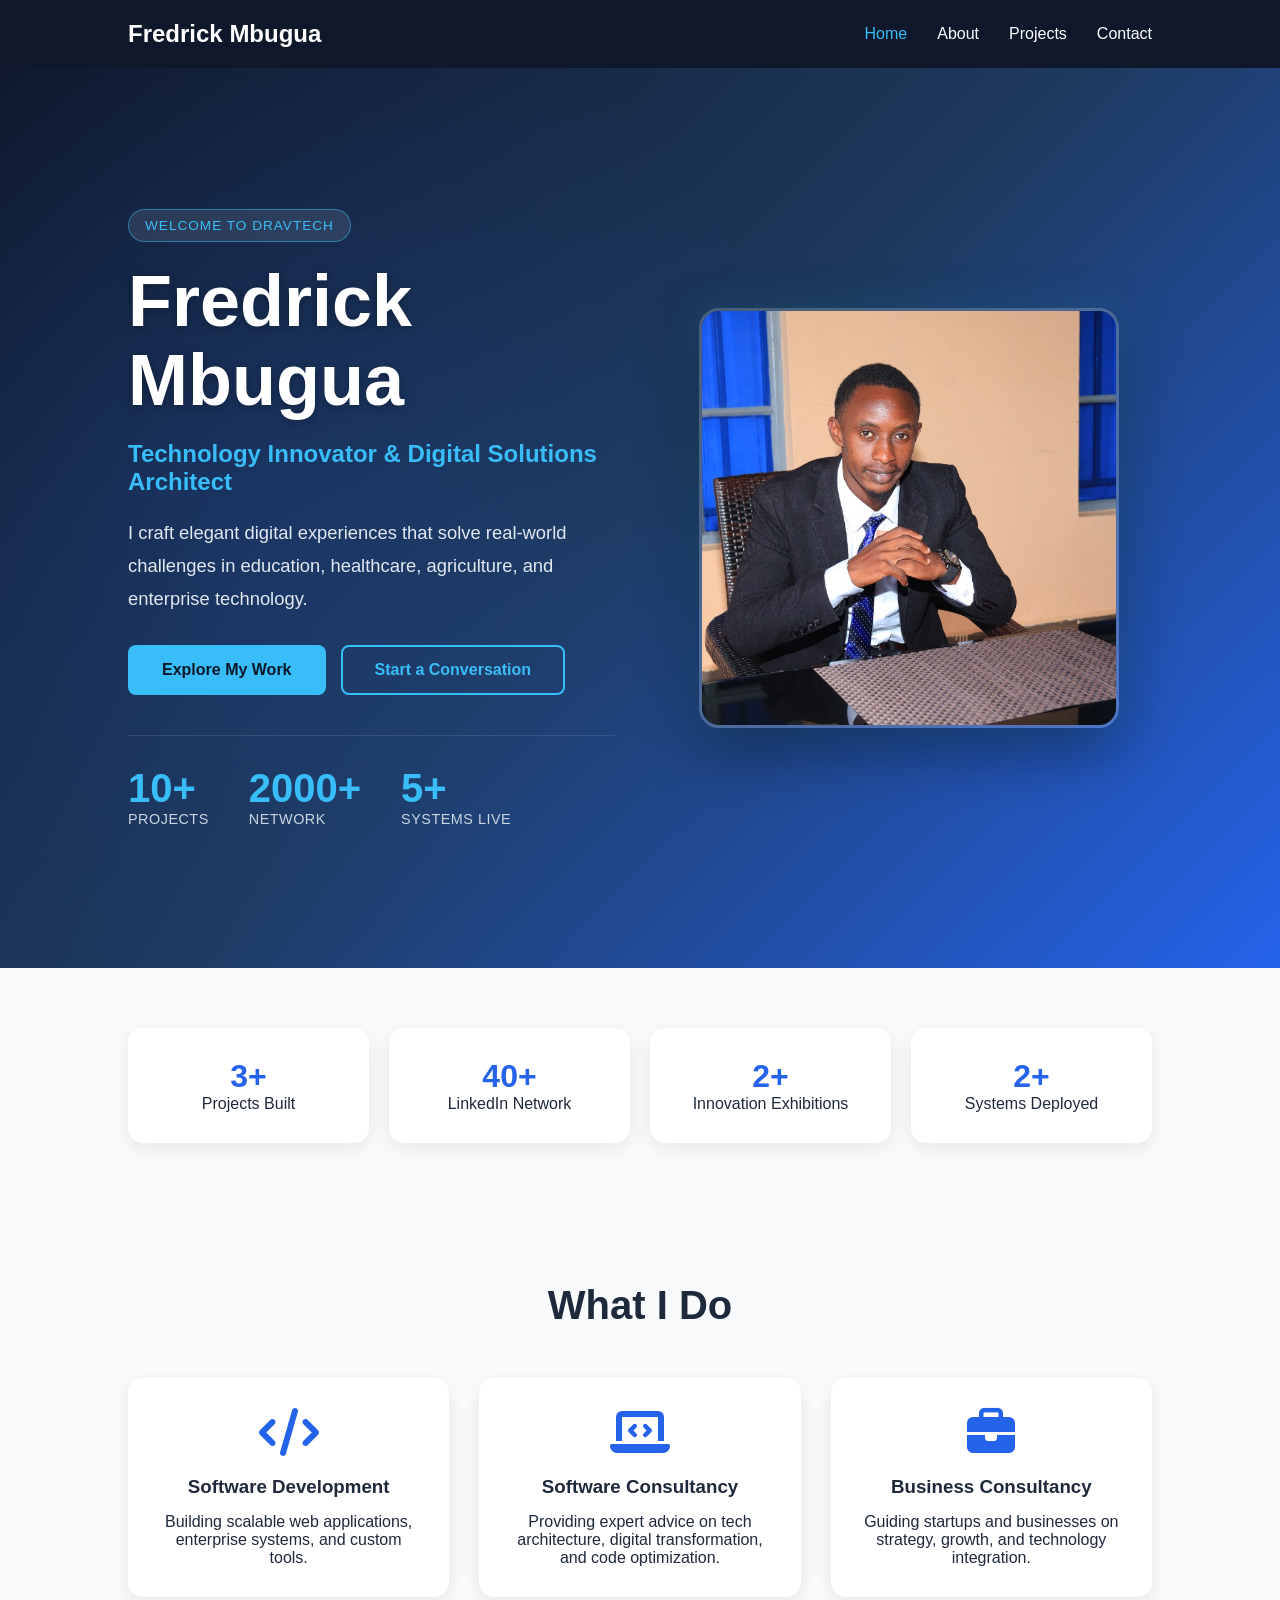
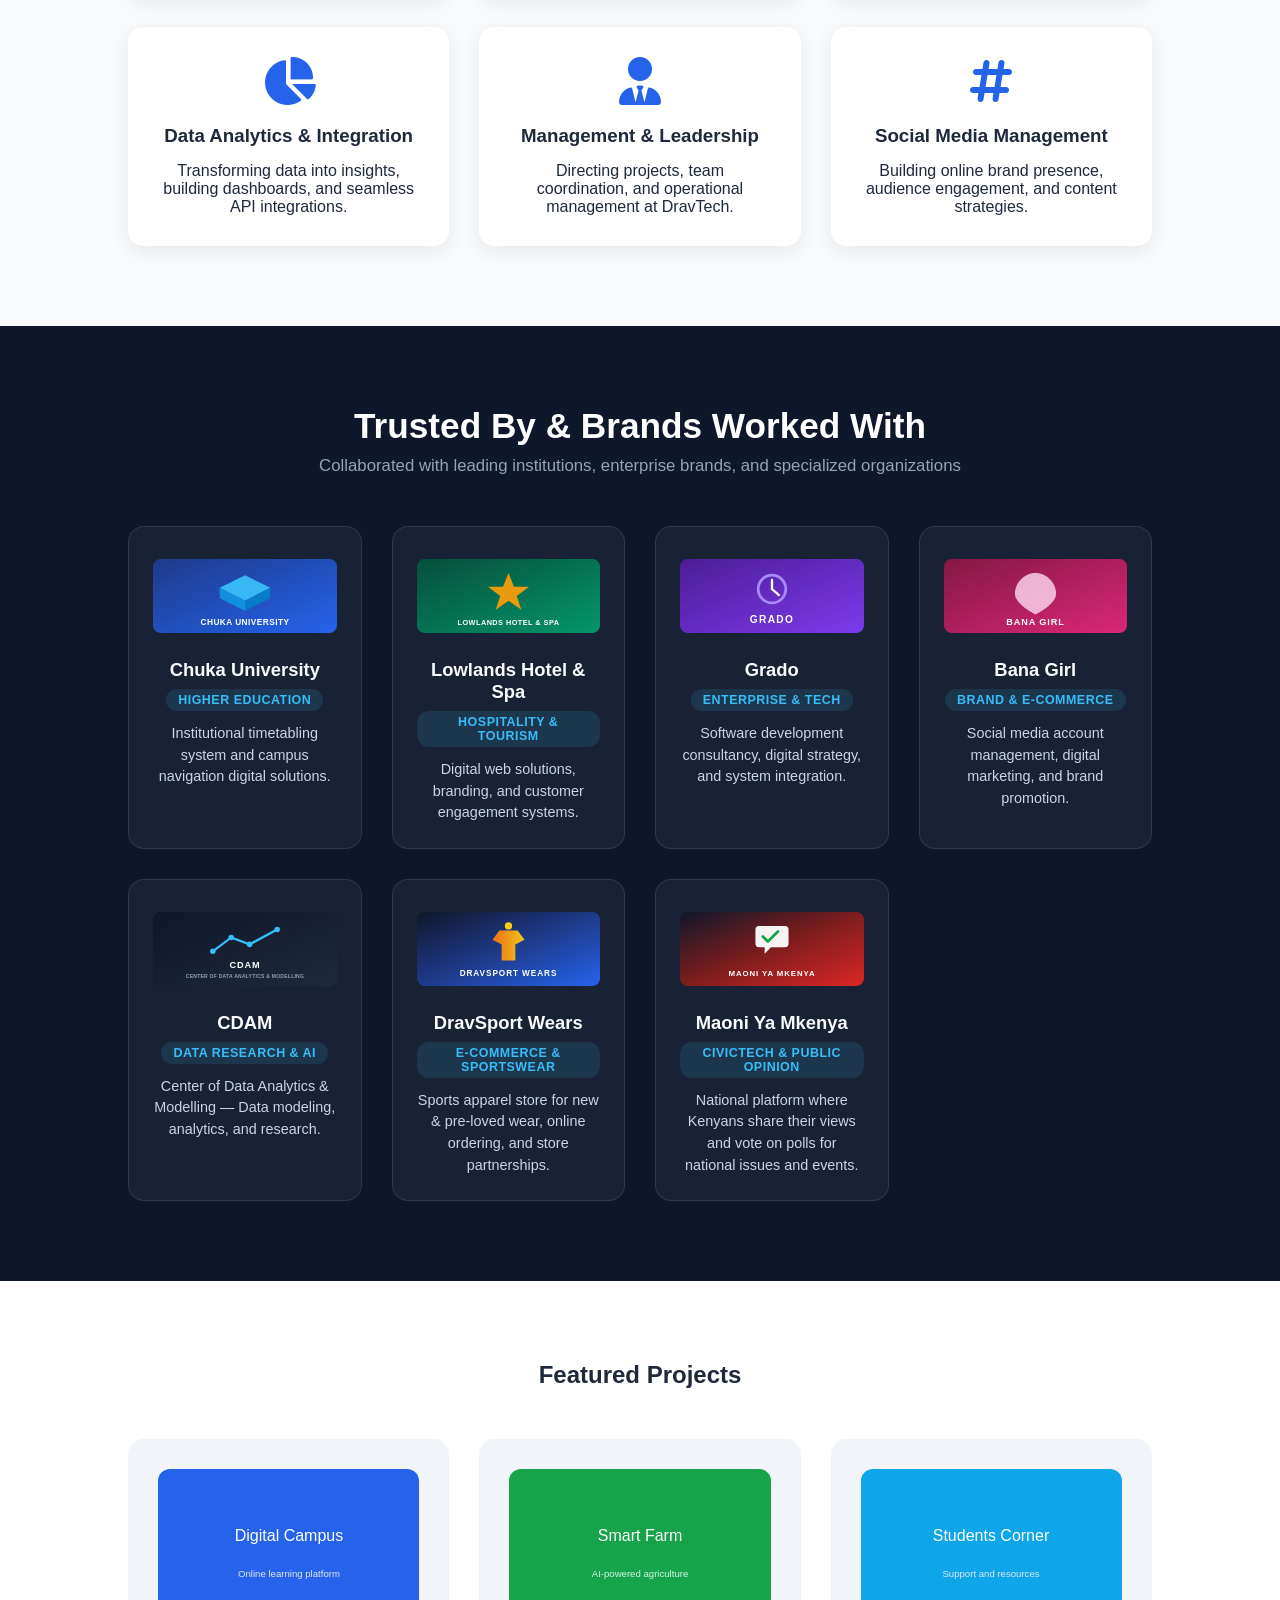
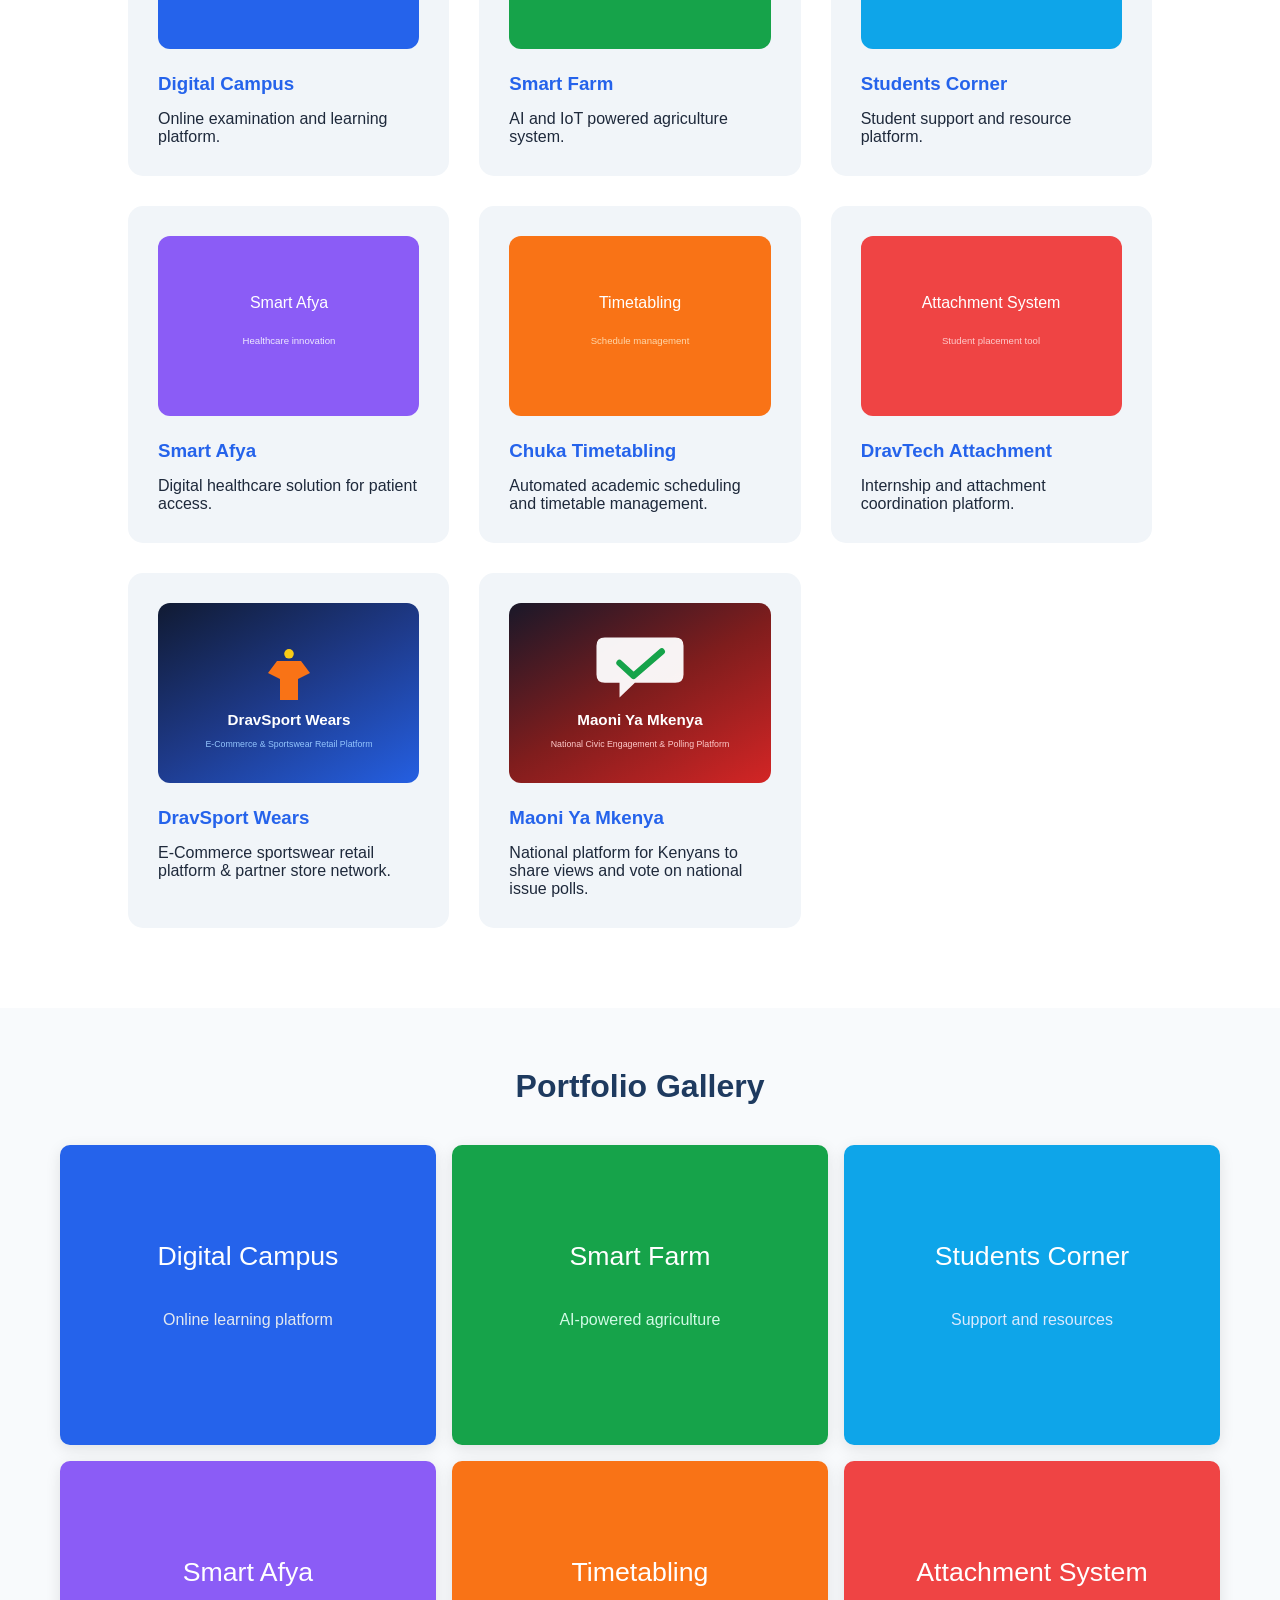
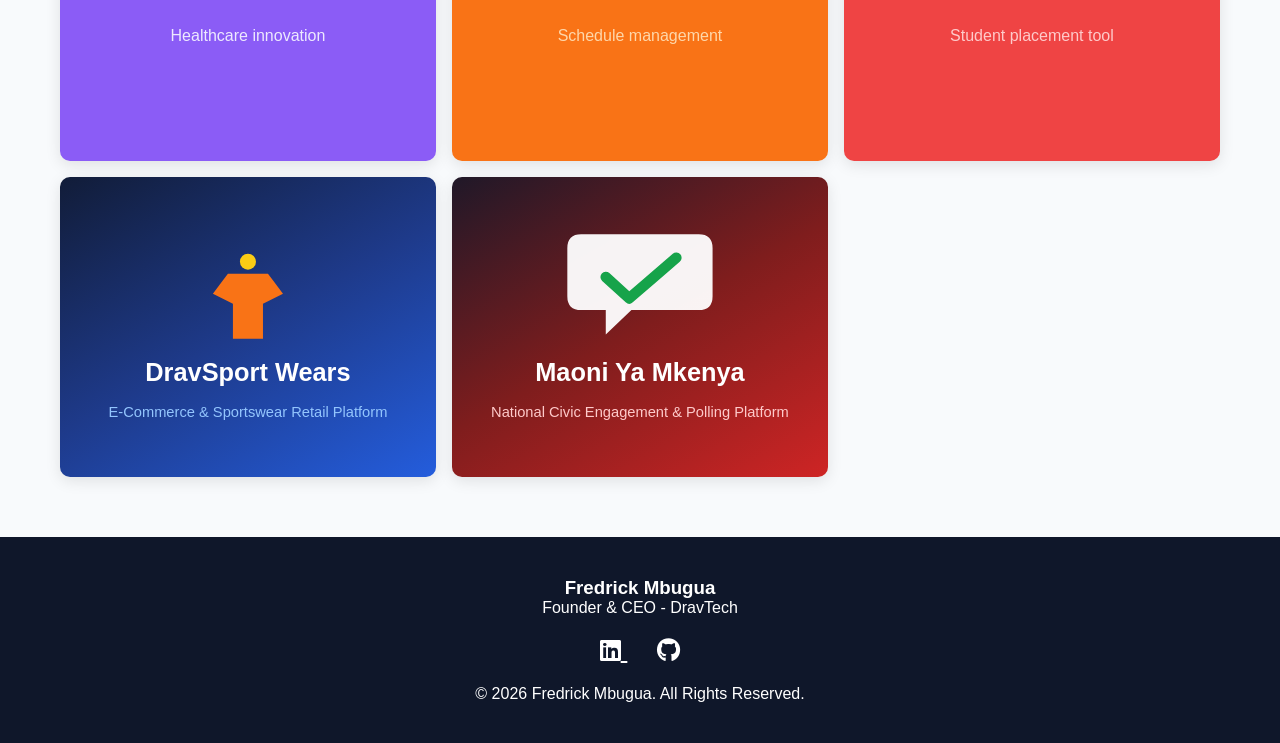
<file: index.html>
<!DOCTYPE html>
<html lang="en">
<head>
    <meta charset="UTF-8">
    <meta name="viewport" content="width=device-width, initial-scale=1.0">
    <title>Fredrick Mbugua | Portfolio</title>

    <!-- Social Sharing -->
    <meta name="description" content="Fredrick Mbugua — Technology Innovator & Digital Solutions Architect. Founder & CEO of DravTech, building digital solutions in education, healthcare, agriculture, and enterprise technology.">
    <link rel="canonical" href="https://fredlickmbugua8.github.io/fredrickmbugua-portfolio.github.io/">

    <meta property="og:type" content="website">
    <meta property="og:site_name" content="Fredrick Mbugua">
    <meta property="og:title" content="Fredrick Mbugua | Technology Innovator & Digital Solutions Architect">
    <meta property="og:description" content="Founder & CEO of DravTech. I build digital solutions in education, healthcare, agriculture, and enterprise technology.">
    <meta property="og:url" content="https://fredlickmbugua8.github.io/fredrickmbugua-portfolio.github.io/">
    <meta property="og:image" content="https://fredlickmbugua8.github.io/fredrickmbugua-portfolio.github.io/images/profile.jpg">
    <meta property="og:image:alt" content="Fredrick Mbugua">
    <meta property="og:image:width" content="1024">
    <meta property="og:image:height" content="682">

    <meta name="twitter:card" content="summary_large_image">
    <meta name="twitter:title" content="Fredrick Mbugua | Technology Innovator & Digital Solutions Architect">
    <meta name="twitter:description" content="Founder & CEO of DravTech. Building digital solutions across education, healthcare, agriculture, and enterprise technology.">
    <meta name="twitter:image" content="https://fredlickmbugua8.github.io/fredrickmbugua-portfolio.github.io/images/profile.jpg">

    <link rel="stylesheet" href="css/style.css">

    <link href="https://cdnjs.cloudflare.com/ajax/libs/font-awesome/6.5.1/css/all.min.css" rel="stylesheet">
</head>

<body>

    <!-- Navigation -->

    <nav class="navbar">

        <div class="logo">
            <h2>Fredrick Mbugua</h2>
        </div>

        <ul class="nav-links">
            <li><a href="index.html" class="active">Home</a></li>
            <li><a href="about.html">About</a></li>
            <li><a href="project.html">Projects</a></li>
            <li><a href="contact.html">Contact</a></li>
        </ul>

    </nav>

    <!-- Hero Section -->

    <section class="hero hero-gradient">

        <div class="hero-overlay"></div>

        <div class="hero-content">

            <div class="hero-badge">Welcome to DravTech</div>

            <h1>Fredrick Mbugua</h1>

            <h2>
                Technology Innovator & Digital Solutions Architect
            </h2>

            <p class="intro">
                I craft elegant digital experiences that solve real-world challenges
                in education, healthcare, agriculture, and enterprise technology.
            </p>

            <div class="buttons">
                <a href="project.html" class="btn btn-primary">Explore My Work</a>
                <a href="contact.html" class="btn btn-secondary">
                    Start a Conversation
                </a>
            </div>

            <div class="hero-stats">
                <div class="stat">
                    <span class="number">10+</span>
                    <span class="label">Projects</span>
                </div>
                <div class="stat">
                    <span class="number">2000+</span>
                    <span class="label">Network</span>
                </div>
                <div class="stat">
                    <span class="number">5+</span>
                    <span class="label">Systems Live</span>
                </div>
            </div>

        </div>

        <div class="hero-image">
            <img src="images/profile.jpg" alt="Fredrick Mbugua" class="profile-img">
        </div>

    </section>

    <!-- Stats -->

    <section class="stats">

        <div class="stat-box">
            <h3>10+</h3>
            <p>Projects Built</p>
        </div>

        <div class="stat-box">
            <h3>2000+</h3>
            <p>LinkedIn Network</p>
        </div>

        <div class="stat-box">
            <h3>2</h3>
            <p>Innovation Exhibitions</p>
        </div>

        <div class="stat-box">
            <h3>5+</h3>
            <p>Systems Deployed</p>
        </div>

    </section>

    <!-- Highlights -->

    <section class="highlights">

        <h2>What I Do</h2>

        <div class="highlight-container">

            <div class="card">
                <i class="fas fa-code"></i>
                <h3>Software Development</h3>
                <p>
                    Building scalable web applications, enterprise systems, and custom tools.
                </p>
            </div>

            <div class="card">
                <i class="fas fa-laptop-code"></i>
                <h3>Software Consultancy</h3>
                <p>
                    Providing expert advice on tech architecture, digital transformation, and code optimization.
                </p>
            </div>

            <div class="card">
                <i class="fas fa-briefcase"></i>
                <h3>Business Consultancy</h3>
                <p>
                    Guiding startups and businesses on strategy, growth, and technology integration.
                </p>
            </div>

            <div class="card">
                <i class="fas fa-chart-pie"></i>
                <h3>Data Analytics & Integration</h3>
                <p>
                    Transforming data into insights, building dashboards, and seamless API integrations.
                </p>
            </div>

            <div class="card">
                <i class="fas fa-user-tie"></i>
                <h3>Management & Leadership</h3>
                <p>
                    Directing projects, team coordination, and operational management at DravTech.
                </p>
            </div>

            <div class="card">
                <i class="fas fa-hashtag"></i>
                <h3>Social Media Management</h3>
                <p>
                    Building online brand presence, audience engagement, and content strategies.
                </p>
            </div>

        </div>

    </section>

    <!-- Brands & Organizations Worked With -->

    <section class="brands-section" id="brands">

        <h2>Trusted By &amp; Brands Worked With</h2>
        <p class="section-subtitle">Collaborated with leading institutions, enterprise brands, and specialized organizations</p>

        <div class="brand-grid">

            <div class="brand-card">
                <img src="images/brands/chuka-university.svg" alt="Chuka University">
                <h3>Chuka University</h3>
                <span class="brand-tag">Higher Education</span>
                <p>Institutional timetabling system and campus navigation digital solutions.</p>
            </div>

            <div class="brand-card">
                <img src="images/brands/lowlands-hotel.svg" alt="Lowlands Hotel and Spa">
                <h3>Lowlands Hotel &amp; Spa</h3>
                <span class="brand-tag">Hospitality &amp; Tourism</span>
                <p>Digital web solutions, branding, and customer engagement systems.</p>
            </div>

            <div class="brand-card">
                <img src="images/brands/grado.svg" alt="Grado">
                <h3>Grado</h3>
                <span class="brand-tag">Enterprise &amp; Tech</span>
                <p>Software development consultancy, digital strategy, and system integration.</p>
            </div>

            <div class="brand-card">
                <img src="images/brands/bana-girl.svg" alt="Bana Girl">
                <h3>Bana Girl</h3>
                <span class="brand-tag">Brand &amp; E-Commerce</span>
                <p>Social media account management, digital marketing, and brand promotion.</p>
            </div>

            <div class="brand-card">
                <img src="images/brands/cdam.svg" alt="Center of Data Analytics and Modelling (CDAM)">
                <h3>CDAM</h3>
                <span class="brand-tag">Data Research &amp; AI</span>
                <p>Center of Data Analytics &amp; Modelling — Data modeling, analytics, and research.</p>
            </div>

            <div class="brand-card">
                <img src="images/brands/dravsport-wears.svg" alt="DravSport Wears">
                <h3>DravSport Wears</h3>
                <span class="brand-tag">E-Commerce &amp; Sportswear</span>
                <p>Sports apparel store for new &amp; pre-loved wear, online ordering, and store partnerships.</p>
            </div>

            <div class="brand-card">
                <img src="images/brands/maoni-ya-mkenya.svg" alt="Maoni Ya Mkenya">
                <h3>Maoni Ya Mkenya</h3>
                <span class="brand-tag">CivicTech &amp; Public Opinion</span>
                <p>National platform where Kenyans share their views and vote on polls for national issues and events.</p>
            </div>

        </div>

    </section>

    <!-- Featured Projects -->

    <section class="featured-projects">

        <h2>Featured Projects</h2>

        <div class="project-grid">

            <div class="project-card">
                <img src="images/projects/digital-campus.svg" alt="Digital Campus">
                <h3>Digital Campus</h3>
                <p>
                    Online examination and learning platform.
                </p>
            </div>

            <div class="project-card">
                <img src="images/projects/smart-farm.svg" alt="Smart Farm">
                <h3>Smart Farm</h3>
                <p>
                    AI and IoT powered agriculture system.
                </p>
            </div>

            <div class="project-card">
                <img src="images/projects/students-corner.svg" alt="Students Corner">
                <h3>Students Corner</h3>
                <p>
                    Student support and resource platform.
                </p>
            </div>

            <div class="project-card">
                <img src="images/projects/smart-afya.svg" alt="Smart Afya">
                <h3>Smart Afya</h3>
                <p>
                    Digital healthcare solution for patient access.
                </p>
            </div>

            <div class="project-card">
                <img src="images/projects/chuka-timetabling.svg" alt="Chuka Timetabling System">
                <h3>Chuka Timetabling</h3>
                <p>
                    Automated academic scheduling and timetable management.
                </p>
            </div>

            <div class="project-card">
                <img src="images/projects/dravtech-attachment.svg" alt="DravTech Attachment System">
                <h3>DravTech Attachment</h3>
                <p>
                    Internship and attachment coordination platform.
                </p>
            </div>

            <div class="project-card">
                <img src="images/projects/dravsport-wears.svg" alt="DravSport Wears">
                <h3>DravSport Wears</h3>
                <p>
                    E-Commerce sportswear retail platform &amp; partner store network.
                </p>
            </div>

            <div class="project-card">
                <img src="images/projects/maoni-ya-mkenya.svg" alt="Maoni Ya Mkenya">
                <h3>Maoni Ya Mkenya</h3>
                <p>
                    National platform for Kenyans to share views and vote on national issue polls.
                </p>
            </div>

        </div>

    </section>
    
        <!-- Portfolio Gallery -->
        <section class="portfolio-images" id="gallery">
            <h2>Portfolio Gallery</h2>

            <div class="image-grid three-col">
                <div class="image-card">
                    <img src="images/projects/digital-campus.svg" alt="Digital Campus">
                    <div class="caption">Digital Campus — EdTech platform</div>
                </div>
                <div class="image-card">
                    <img src="images/projects/smart-farm.svg" alt="Smart Farm">
                    <div class="caption">Smart Farm — AI agriculture</div>
                </div>
                <div class="image-card">
                    <img src="images/projects/students-corner.svg" alt="Students Corner">
                    <div class="caption">Students Corner — Student support</div>
                </div>
                <div class="image-card">
                    <img src="images/projects/smart-afya.svg" alt="Smart Afya">
                    <div class="caption">Smart Afya — Healthcare access</div>
                </div>
                <div class="image-card">
                    <img src="images/projects/chuka-timetabling.svg" alt="Chuka Timetabling">
                    <div class="caption">Chuka Timetabling — Scheduling system</div>
                </div>
                <div class="image-card">
                    <img src="images/projects/dravtech-attachment.svg" alt="DravTech Attachment">
                    <div class="caption">DravTech Attachment — Internship tool</div>
                </div>
                <div class="image-card">
                    <img src="images/projects/dravsport-wears.svg" alt="DravSport Wears">
                    <div class="caption">DravSport Wears — E-Commerce Retail</div>
                </div>
                <div class="image-card">
                    <img src="images/projects/maoni-ya-mkenya.svg" alt="Maoni Ya Mkenya">
                    <div class="caption">Maoni Ya Mkenya — National Civic Platform</div>
                </div>
            </div>

        </section>

        <!-- Footer -->

    <footer>

        <h3>Fredrick Mbugua</h3>

        <p>
            Founder & CEO - DravTech
        </p>

        <div class="socials">

            <a href="https://www.linkedin.com/in/fredrick-mbugua-91761b349">
                <i class="fab fa-linkedin"></i>
            </a>

            <a href="#">
                <i class="fab fa-github"></i>
            </a>

        </div>

        <p>
            © 2026 Fredrick Mbugua. All Rights Reserved.
        </p>

    </footer>

    <script src="script.js"></script>

</body>
</html>
</file>
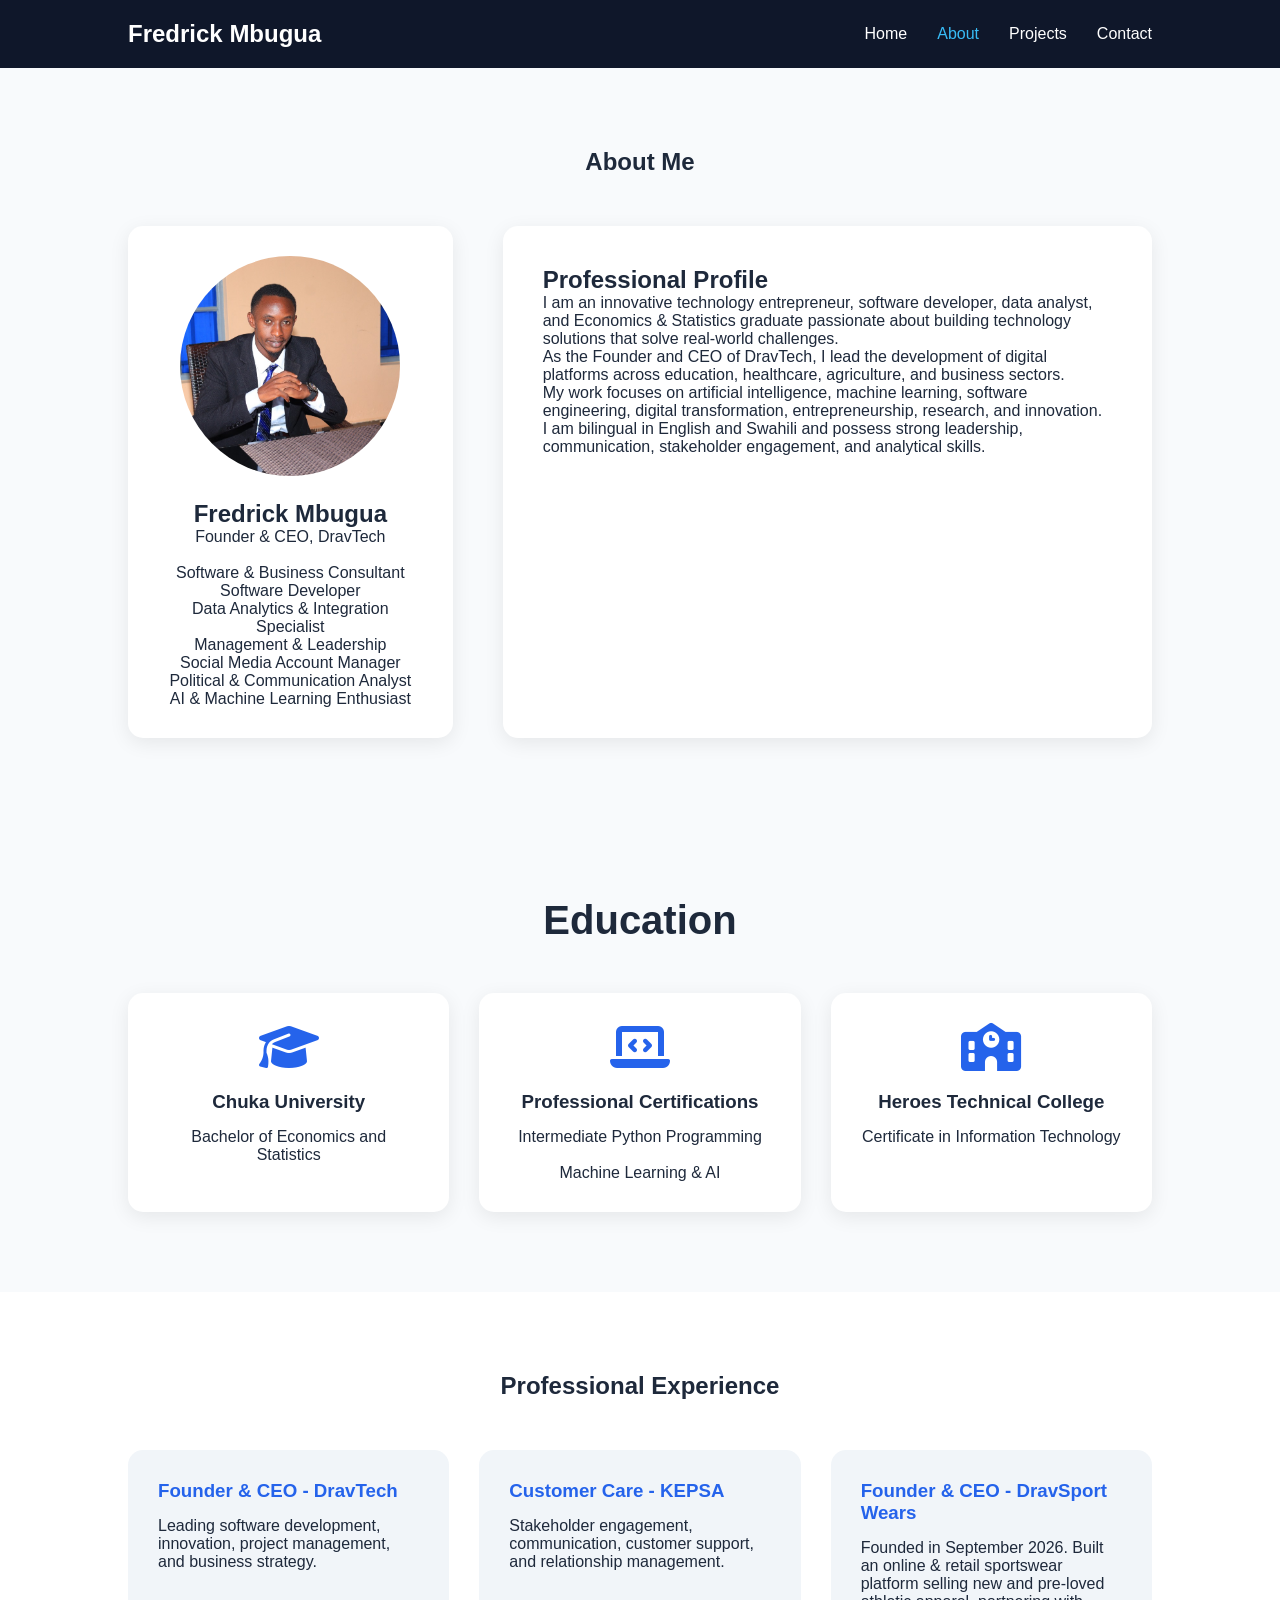
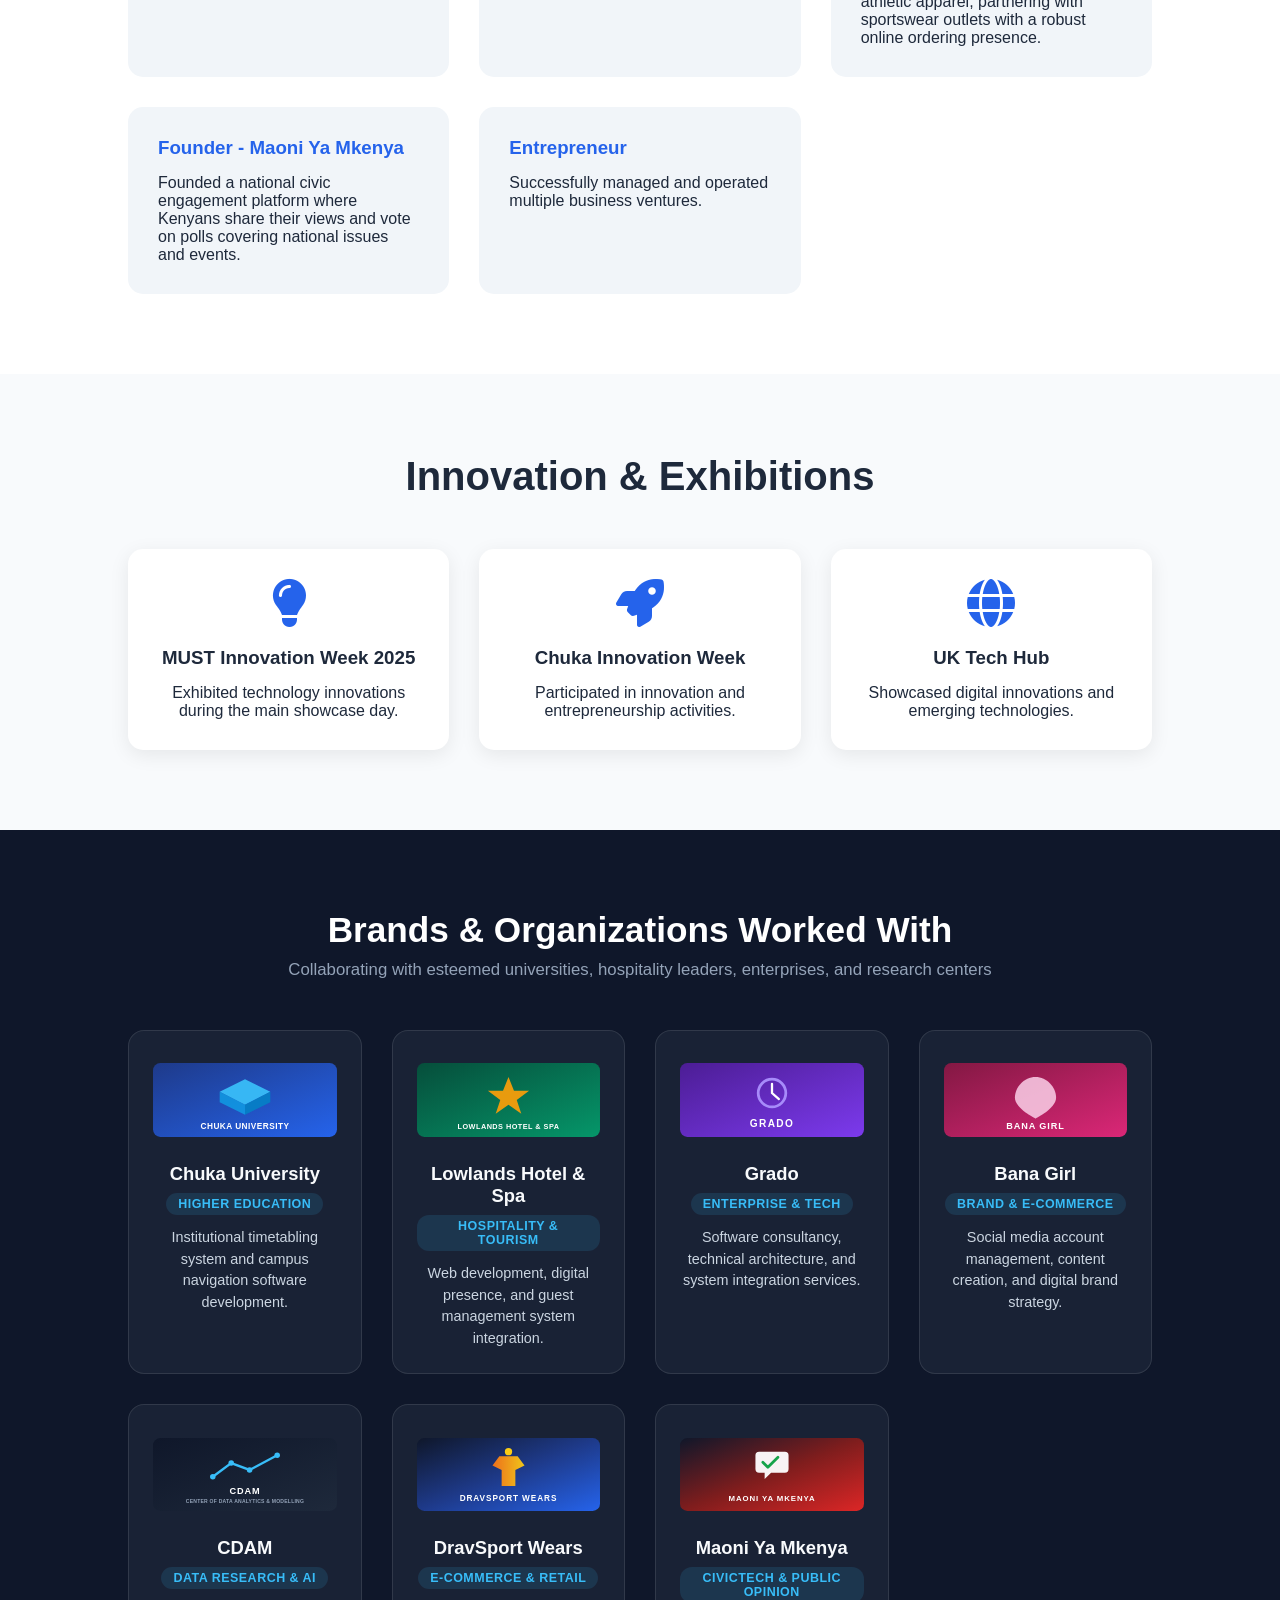
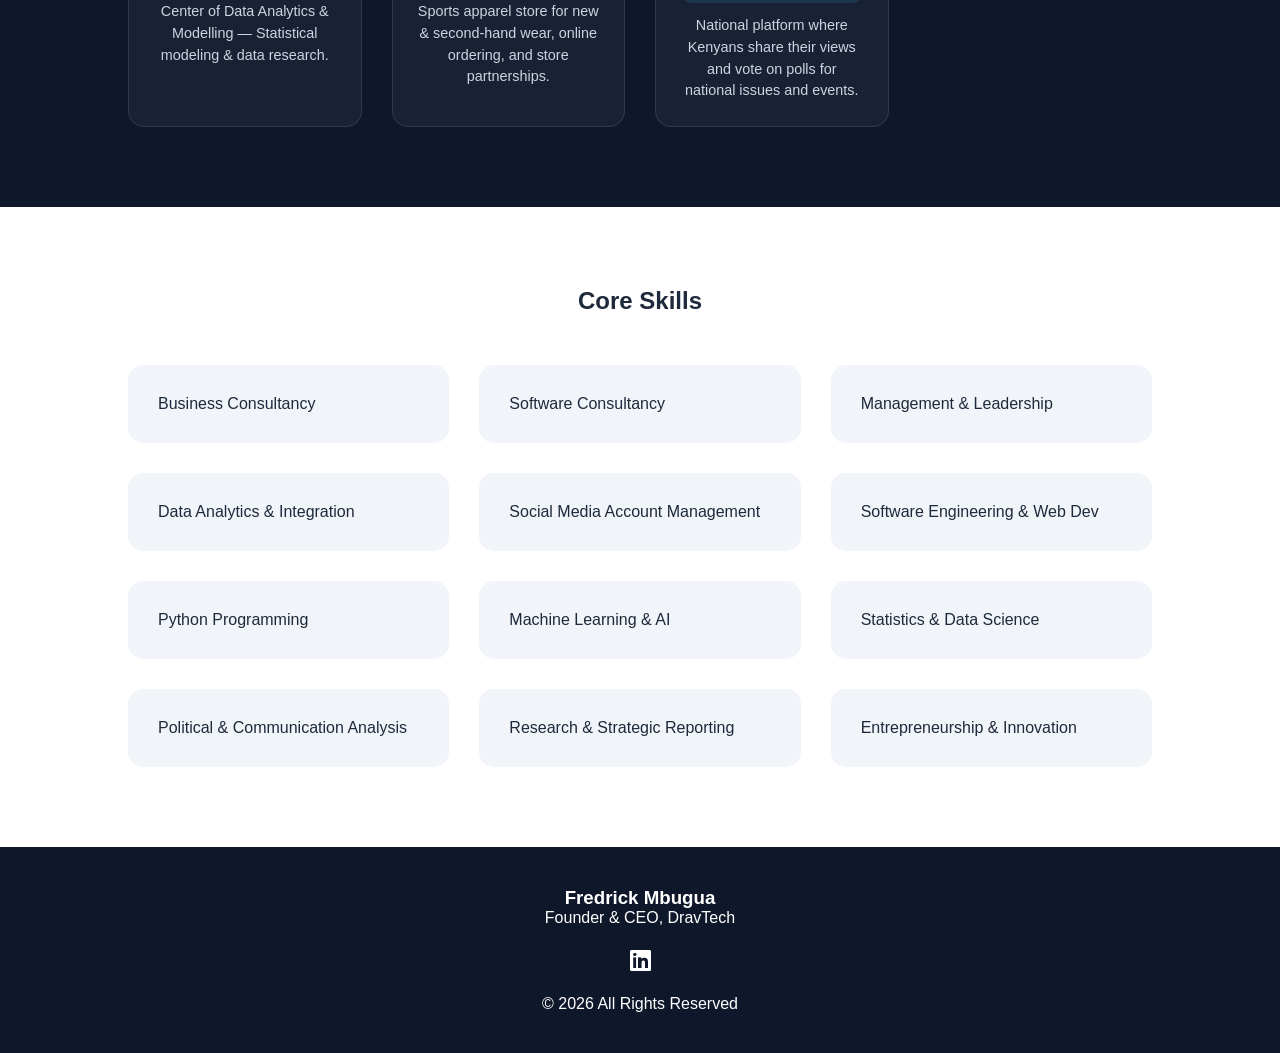
<file: about.html>
<!DOCTYPE html>
<html lang="en">
<head>
    <meta charset="UTF-8">
    <meta name="viewport" content="width=device-width, initial-scale=1.0">
    <title>About | Fredrick Mbugua</title>

    <!-- Social Sharing -->
    <meta name="description" content="Fredrick Mbugua — Founder & CEO of DravTech and founder of Maoni Ya Mkenya. Technology innovator, consultant, and entrepreneur based in Kenya.">
    <link rel="canonical" href="https://fredlickmbugua8.github.io/fredrickmbugua-portfolio.github.io/about.html">

    <meta property="og:type" content="website">
    <meta property="og:site_name" content="Fredrick Mbugua">
    <meta property="og:title" content="About Fredrick Mbugua">
    <meta property="og:description" content="Founder & CEO of DravTech and founder of Maoni Ya Mkenya — technology innovator, consultant, and entrepreneur based in Kenya.">
    <meta property="og:url" content="https://fredlickmbugua8.github.io/fredrickmbugua-portfolio.github.io/about.html">
    <meta property="og:image" content="https://fredlickmbugua8.github.io/fredrickmbugua-portfolio.github.io/images/profile.jpg">
    <meta property="og:image:alt" content="Fredrick Mbugua">
    <meta property="og:image:width" content="1024">
    <meta property="og:image:height" content="682">

    <meta name="twitter:card" content="summary_large_image">
    <meta name="twitter:title" content="About Fredrick Mbugua">
    <meta name="twitter:description" content="Founder & CEO of DravTech and founder of Maoni Ya Mkenya — technology innovator, consultant, and entrepreneur.">
    <meta name="twitter:image" content="https://fredlickmbugua8.github.io/fredrickmbugua-portfolio.github.io/images/profile.jpg">

    <link rel="stylesheet" href="css/style.css">

    <link href="https://cdnjs.cloudflare.com/ajax/libs/font-awesome/6.5.1/css/all.min.css" rel="stylesheet">
</head>

<body>

    <!-- Navigation -->

    <nav class="navbar">

        <div class="logo">
            <h2>Fredrick Mbugua</h2>
        </div>

        <ul class="nav-links">
            <li><a href="index.html">Home</a></li>
            <li><a href="about.html" class="active">About</a></li>
            <li><a href="project.html">Projects</a></li>
            <li><a href="contact.html">Contact</a></li>
        </ul>

    </nav>

    <!-- About Section -->

    <section class="about-section">

        <h1 style="text-align:center; margin-bottom:50px;">
            About Me
        </h1>

        <div class="about-container">

            <div class="profile-card">

                <img src="images/profile.jpg" alt="Fredrick Mbugua">

                <h2>Fredrick Mbugua</h2>

                <p>
                    Founder & CEO, DravTech
                </p>

                <br>

                <p>
                    Software & Business Consultant
                </p>

                <p>
                    Software Developer
                </p>

                <p>
                    Data Analytics & Integration Specialist
                </p>

                <p>
                    Management & Leadership
                </p>

                <p>
                    Social Media Account Manager
                </p>

                <p>
                    Political & Communication Analyst
                </p>

                <p>
                    AI & Machine Learning Enthusiast
                </p>

            </div>

            <div class="about-content">

                <h2>Professional Profile</h2>

                <p>
                    I am an innovative technology entrepreneur,
                    software developer, data analyst, and
                    Economics & Statistics graduate passionate
                    about building technology solutions that solve
                    real-world challenges.
                </p>

                <p>
                    As the Founder and CEO of DravTech,
                    I lead the development of digital platforms
                    across education, healthcare, agriculture,
                    and business sectors.
                </p>

                <p>
                    My work focuses on artificial intelligence,
                    machine learning, software engineering,
                    digital transformation, entrepreneurship,
                    research, and innovation.
                </p>

                <p>
                    I am bilingual in English and Swahili and
                    possess strong leadership, communication,
                    stakeholder engagement, and analytical skills.
                </p>

            </div>

        </div>

    </section>

    <!-- Education -->

    <section class="highlights">

        <h2>Education</h2>

        <div class="highlight-container">

            <div class="card">
                <i class="fas fa-graduation-cap"></i>

                <h3>Chuka University</h3>

                <p>
                    Bachelor of Economics and Statistics
                </p>
            </div>

            <div class="card">
                <i class="fas fa-laptop-code"></i>

                <h3>Professional Certifications</h3>

                <p>
                    Intermediate Python Programming
                    <br><br>
                    Machine Learning & AI
                </p>
            </div>

            <div class="card">
                <i class="fas fa-school"></i>

                <h3>Heroes Technical College</h3>

                <p>
                    Certificate in Information Technology
                </p>
            </div>

        </div>

    </section>

    <!-- Experience -->

    <section class="featured-projects">

        <h2>Professional Experience</h2>

        <div class="project-grid">

            <div class="project-card">

                <h3>Founder & CEO - DravTech</h3>

                <p>
                    Leading software development,
                    innovation, project management,
                    and business strategy.
                </p>

            </div>

            <div class="project-card">

                <h3>Customer Care - KEPSA</h3>

                <p>
                    Stakeholder engagement,
                    communication, customer support,
                    and relationship management.
                </p>

            </div>

            <div class="project-card">

                <h3>Founder &amp; CEO - DravSport Wears</h3>

                <p>
                    Founded in September 2026. Built an online &amp; retail sportswear platform selling new and pre-loved athletic apparel, partnering with sportswear outlets with a robust online ordering presence.
                </p>

            </div>

            <div class="project-card">

                <h3>Founder - Maoni Ya Mkenya</h3>

                <p>
                    Founded a national civic engagement platform where Kenyans share their views and vote on polls covering national issues and events.
                </p>

            </div>

            <div class="project-card">

                <h3>Entrepreneur</h3>

                <p>
                    Successfully managed and operated
                    multiple business ventures.
                </p>

            </div>

        </div>

    </section>

    <!-- Innovation Section -->

    <section class="highlights">

        <h2>Innovation & Exhibitions</h2>

        <div class="highlight-container">

            <div class="card">

                <i class="fas fa-lightbulb"></i>

                <h3>MUST Innovation Week 2025</h3>

                <p>
                    Exhibited technology innovations
                    during the main showcase day.
                </p>

            </div>

            <div class="card">

                <i class="fas fa-rocket"></i>

                <h3>Chuka Innovation Week</h3>

                <p>
                    Participated in innovation and
                    entrepreneurship activities.
                </p>

            </div>

            <div class="card">

                <i class="fas fa-globe"></i>

                <h3>UK Tech Hub</h3>

                <p>
                    Showcased digital innovations
                    and emerging technologies.
                </p>

            </div>

    </section>

    <!-- Brands & Organizations Worked With -->

    <section class="brands-section">

        <h2>Brands &amp; Organizations Worked With</h2>
        <p class="section-subtitle">Collaborating with esteemed universities, hospitality leaders, enterprises, and research centers</p>

        <div class="brand-grid">

            <div class="brand-card">
                <img src="images/brands/chuka-university.svg" alt="Chuka University">
                <h3>Chuka University</h3>
                <span class="brand-tag">Higher Education</span>
                <p>Institutional timetabling system and campus navigation software development.</p>
            </div>

            <div class="brand-card">
                <img src="images/brands/lowlands-hotel.svg" alt="Lowlands Hotel and Spa">
                <h3>Lowlands Hotel &amp; Spa</h3>
                <span class="brand-tag">Hospitality &amp; Tourism</span>
                <p>Web development, digital presence, and guest management system integration.</p>
            </div>

            <div class="brand-card">
                <img src="images/brands/grado.svg" alt="Grado">
                <h3>Grado</h3>
                <span class="brand-tag">Enterprise &amp; Tech</span>
                <p>Software consultancy, technical architecture, and system integration services.</p>
            </div>

            <div class="brand-card">
                <img src="images/brands/bana-girl.svg" alt="Bana Girl">
                <h3>Bana Girl</h3>
                <span class="brand-tag">Brand &amp; E-Commerce</span>
                <p>Social media account management, content creation, and digital brand strategy.</p>
            </div>

            <div class="brand-card">
                <img src="images/brands/cdam.svg" alt="Center of Data Analytics and Modelling (CDAM)">
                <h3>CDAM</h3>
                <span class="brand-tag">Data Research &amp; AI</span>
                <p>Center of Data Analytics &amp; Modelling — Statistical modeling &amp; data research.</p>
            </div>

            <div class="brand-card">
                <img src="images/brands/dravsport-wears.svg" alt="DravSport Wears">
                <h3>DravSport Wears</h3>
                <span class="brand-tag">E-Commerce &amp; Retail</span>
                <p>Sports apparel store for new &amp; second-hand wear, online ordering, and store partnerships.</p>
            </div>

            <div class="brand-card">
                <img src="images/brands/maoni-ya-mkenya.svg" alt="Maoni Ya Mkenya">
                <h3>Maoni Ya Mkenya</h3>
                <span class="brand-tag">CivicTech &amp; Public Opinion</span>
                <p>National platform where Kenyans share their views and vote on polls for national issues and events.</p>
            </div>

        </div>

    </section>

    <!-- Skills -->

    <section class="featured-projects">

        <h2>Core Skills</h2>

        <div class="project-grid">

            <div class="project-card">
                Business Consultancy
            </div>

            <div class="project-card">
                Software Consultancy
            </div>

            <div class="project-card">
                Management & Leadership
            </div>

            <div class="project-card">
                Data Analytics & Integration
            </div>

            <div class="project-card">
                Social Media Account Management
            </div>

            <div class="project-card">
                Software Engineering & Web Dev
            </div>

            <div class="project-card">
                Python Programming
            </div>

            <div class="project-card">
                Machine Learning & AI
            </div>

            <div class="project-card">
                Statistics & Data Science
            </div>

            <div class="project-card">
                Political & Communication Analysis
            </div>

            <div class="project-card">
                Research & Strategic Reporting
            </div>

            <div class="project-card">
                Entrepreneurship & Innovation
            </div>

        </div>

    </section>

    <!-- Footer -->

    <footer>

        <h3>Fredrick Mbugua</h3>

        <p>
            Founder & CEO, DravTech
        </p>

        <div class="socials">

            <a href="https://www.linkedin.com/in/fredrick-mbugua-91761b349">
                <i class="fab fa-linkedin"></i>
            </a>

        </div>

        <p>
            © 2026 All Rights Reserved
        </p>

    </footer>

</body>
</html>
</file>
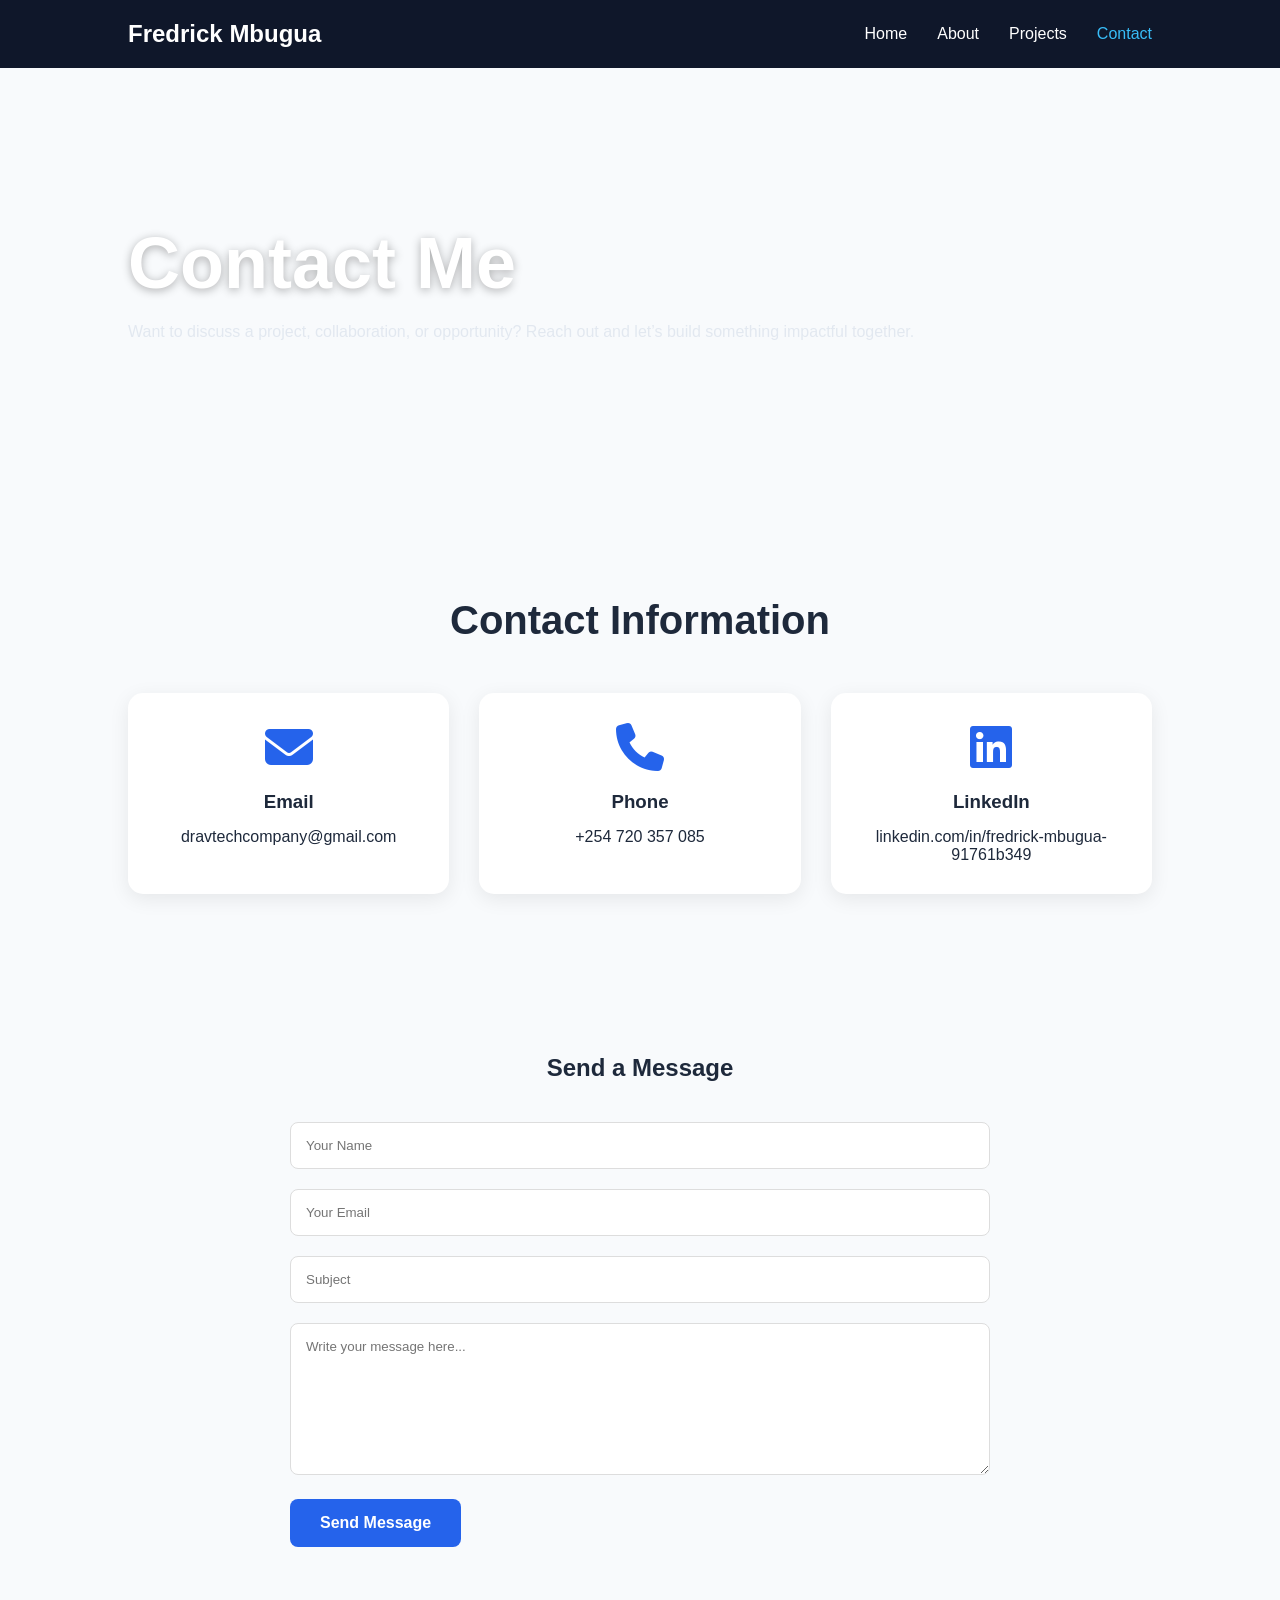
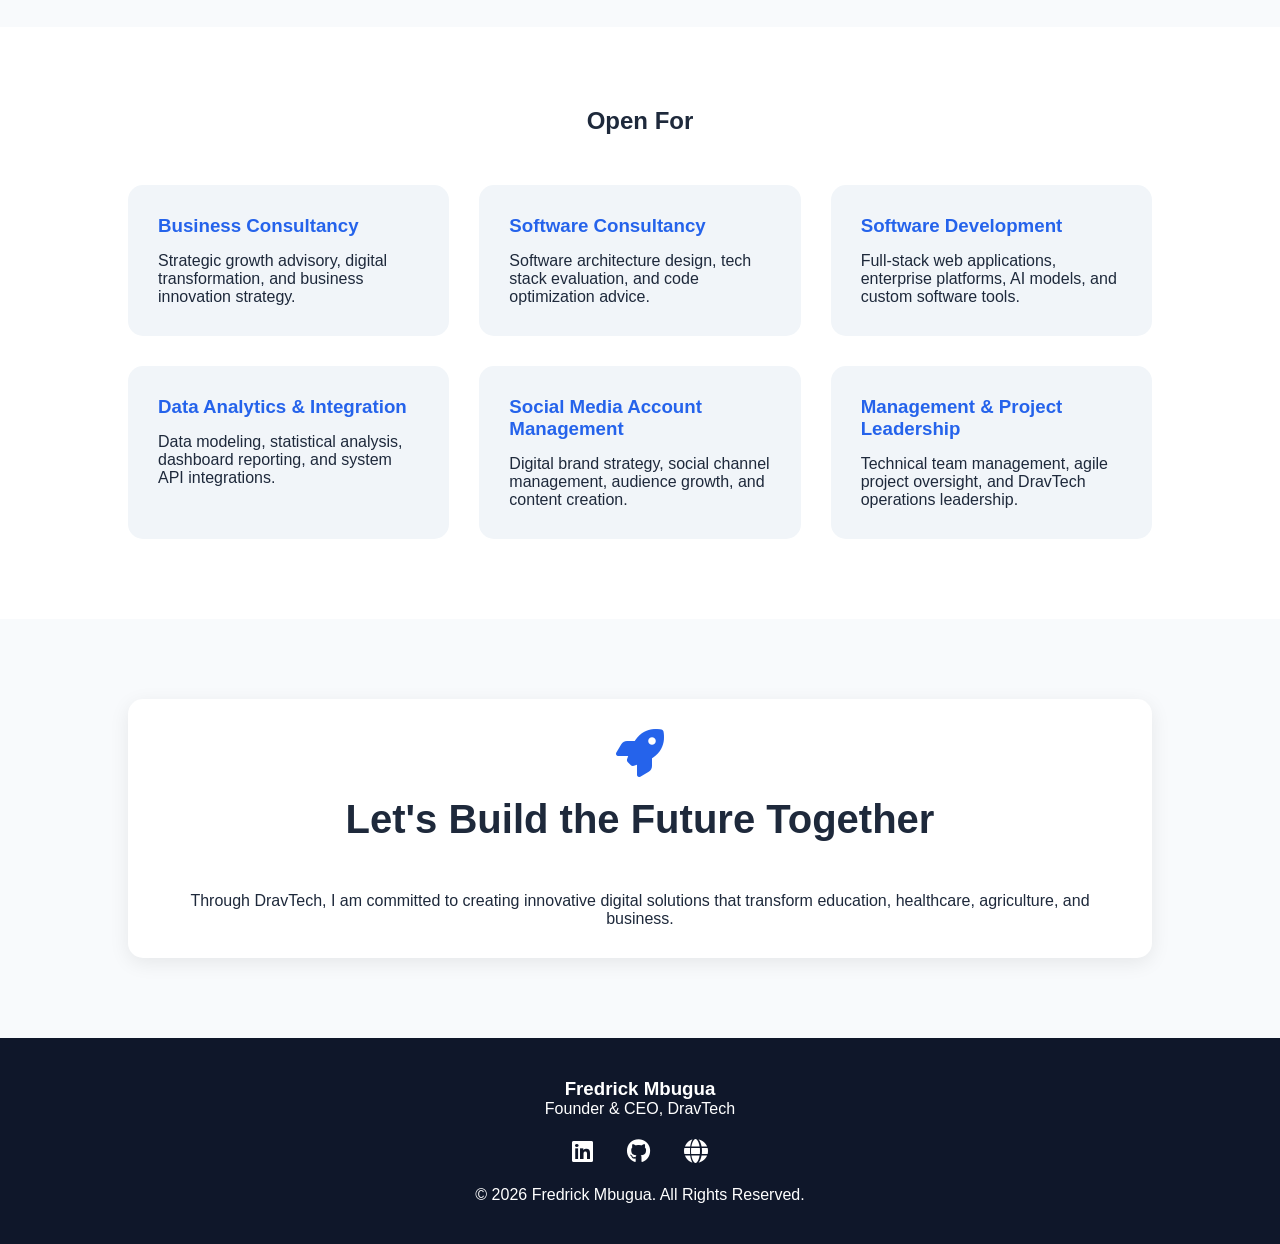
<file: contact.html>
<!DOCTYPE html>
<html lang="en">
<head>
    <meta charset="UTF-8">
    <meta name="viewport" content="width=device-width, initial-scale=1.0">
    <title>Contact | Fredrick Mbugua</title>

    <!-- Social Sharing -->
    <meta name="description" content="Get in touch with Fredrick Mbugua — Founder & CEO of DravTech. Let's discuss software development, consultancy, and digital transformation.">
    <link rel="canonical" href="https://fredlickmbugua8.github.io/fredrickmbugua-portfolio.github.io/contact.html">

    <meta property="og:type" content="website">
    <meta property="og:site_name" content="Fredrick Mbugua">
    <meta property="og:title" content="Contact Fredrick Mbugua">
    <meta property="og:description" content="Let's discuss software development, consultancy, and digital transformation. Start a conversation with DravTech.">
    <meta property="og:url" content="https://fredlickmbugua8.github.io/fredrickmbugua-portfolio.github.io/contact.html">
    <meta property="og:image" content="https://fredlickmbugua8.github.io/fredrickmbugua-portfolio.github.io/images/profile.jpg">
    <meta property="og:image:alt" content="Fredrick Mbugua">
    <meta property="og:image:width" content="1024">
    <meta property="og:image:height" content="682">

    <meta name="twitter:card" content="summary_large_image">
    <meta name="twitter:title" content="Contact Fredrick Mbugua">
    <meta name="twitter:description" content="Let's discuss software development, consultancy, and digital transformation.">
    <meta name="twitter:image" content="https://fredlickmbugua8.github.io/fredrickmbugua-portfolio.github.io/images/profile.jpg">

    <link rel="stylesheet" href="css/style.css">
    <link href="https://cdnjs.cloudflare.com/ajax/libs/font-awesome/6.5.1/css/all.min.css" rel="stylesheet">
</head>

<body>

    <nav class="navbar">
        <div class="logo">
            <h2>Fredrick Mbugua</h2>
        </div>
        <ul class="nav-links">
            <li><a href="index.html">Home</a></li>
            <li><a href="about.html">About</a></li>
            <li><a href="project.html">Projects</a></li>
            <li><a href="contact.html" class="active">Contact</a></li>
        </ul>
    </nav>

    <section class="hero" style="min-height:50vh; padding-top:80px;">
        <div class="hero-content">
            <h1>Contact Me</h1>
            <p>
                Want to discuss a project, collaboration, or opportunity?
                Reach out and let’s build something impactful together.
            </p>
        </div>
    </section>

    <section class="highlights">
        <h2>Contact Information</h2>
        <div class="highlight-container">
            <div class="card">
                <i class="fas fa-envelope"></i>
                <h3>Email</h3>
                <p>dravtechcompany@gmail.com</p>
            </div>
            <div class="card">
                <i class="fas fa-phone"></i>
                <h3>Phone</h3>
                <p>+254 720 357 085</p>
            </div>
            <div class="card">
                <i class="fab fa-linkedin"></i>
                <h3>LinkedIn</h3>
                <p>linkedin.com/in/fredrick-mbugua-91761b349</p>
            </div>
        </div>
    </section>

    <section class="contact-section">
        <h2 style="text-align:center; margin-bottom:40px;">Send a Message</h2>
        <form class="contact-form" id="contactForm">
            <input type="text" placeholder="Your Name" required>
            <input type="email" placeholder="Your Email" required>
            <input type="text" placeholder="Subject" required>
            <textarea rows="8" placeholder="Write your message here..." required></textarea>
            <button class="btn" type="submit">Send Message</button>
        </form>
    </section>

    <section class="featured-projects">
        <h2>Open For</h2>
        <div class="project-grid">
            <div class="project-card">
                <h3>Business Consultancy</h3>
                <p>Strategic growth advisory, digital transformation, and business innovation strategy.</p>
            </div>
            <div class="project-card">
                <h3>Software Consultancy</h3>
                <p>Software architecture design, tech stack evaluation, and code optimization advice.</p>
            </div>
            <div class="project-card">
                <h3>Software Development</h3>
                <p>Full-stack web applications, enterprise platforms, AI models, and custom software tools.</p>
            </div>
            <div class="project-card">
                <h3>Data Analytics & Integration</h3>
                <p>Data modeling, statistical analysis, dashboard reporting, and system API integrations.</p>
            </div>
            <div class="project-card">
                <h3>Social Media Account Management</h3>
                <p>Digital brand strategy, social channel management, audience growth, and content creation.</p>
            </div>
            <div class="project-card">
                <h3>Management & Project Leadership</h3>
                <p>Technical team management, agile project oversight, and DravTech operations leadership.</p>
            </div>
        </div>
    </section>

    <section class="highlights">
        <div class="card">
            <i class="fas fa-rocket"></i>
            <h2>Let's Build the Future Together</h2>
            <p>Through DravTech, I am committed to creating innovative digital solutions that transform education, healthcare, agriculture, and business.</p>
        </div>
    </section>

    <footer>
        <h3>Fredrick Mbugua</h3>
        <p>Founder & CEO, DravTech</p>
        <div class="socials">
            <a href="https://www.linkedin.com/in/fredrick-mbugua-91761b349"><i class="fab fa-linkedin"></i></a>
            <a href="#"><i class="fab fa-github"></i></a>
            <a href="#"><i class="fas fa-globe"></i></a>
        </div>
        <p>© 2026 Fredrick Mbugua. All Rights Reserved.</p>
    </footer>

    <script src="script.js"></script>
</body>
</html>
</file>
<file: css/style.css>
/* ==========================
   GLOBAL SETTINGS
========================== */

*{
    margin:0;
    padding:0;
    box-sizing:border-box;
    font-family:'Segoe UI',sans-serif;
}

html{
    scroll-behavior:smooth;
}

body{
    background:#f8fafc;
    color:#1e293b;
}

/* ==========================
   NAVBAR
========================== */

.navbar{
    display:flex;
    justify-content:space-between;
    align-items:center;
    padding:20px 10%;
    background:#0f172a;
    position:sticky;
    top:0;
    z-index:1000;
}

.logo h2{
    color:white;
}

.nav-links{
    display:flex;
    list-style:none;
}

.nav-links li{
    margin-left:30px;
}

.nav-links a{
    text-decoration:none;
    color:white;
    font-weight:500;
    transition:0.3s;
}

.nav-links a:hover,
.nav-links a.active{
    color:#38bdf8;
}

/* ==========================
   HERO SECTION
========================== */

.hero{
    min-height:100vh;
    display:flex;
    justify-content:center;
    align-items:center;
    padding:80px 10%;
    gap:50px;
    position:relative;
    overflow:hidden;
}

.hero-gradient{
    background:linear-gradient(135deg,#0f172a 0%,#1e3a5f 50%,#2563eb 100%);
}

.hero-overlay{
    position:absolute;
    top:0;
    left:0;
    right:0;
    bottom:0;
    background:radial-gradient(circle at 20% 50%, rgba(37,99,235,0.15) 0%, transparent 50%);
    pointer-events:none;
}

.hero-content{
    flex:1;
    position:relative;
    z-index:1;
    color:white;
}

.hero-badge{
    display:inline-block;
    padding:8px 16px;
    background:rgba(255,255,255,0.1);
    border:1px solid rgba(56,189,248,0.5);
    border-radius:20px;
    font-size:0.85rem;
    letter-spacing:1px;
    text-transform:uppercase;
    margin-bottom:20px;
    color:#38bdf8;
}

.hero-content h1{
    font-size:4.5rem;
    color:white;
    margin-bottom:15px;
    font-weight:800;
    line-height:1.1;
    text-shadow:0 2px 10px rgba(0,0,0,0.3);
}

.hero-content h2{
    color:#38bdf8;
    margin:20px 0;
    font-size:1.5rem;
    font-weight:600;
}

.hero-content p{
    margin-bottom:15px;
    line-height:1.8;
    color:#e2e8f0;
}

.intro{
    font-size:1.15rem;
    color:#cbd5e1;
    margin-bottom:35px;
}

.hero-stats{
    display:flex;
    gap:40px;
    margin-top:40px;
    padding-top:30px;
    border-top:1px solid rgba(255,255,255,0.1);
}

.hero-stats .stat{
    display:flex;
    flex-direction:column;
}

.hero-stats .number{
    font-size:2.5rem;
    font-weight:700;
    color:#38bdf8;
}

.hero-stats .label{
    font-size:0.9rem;
    color:#cbd5e1;
    text-transform:uppercase;
    letter-spacing:0.5px;
}

.hero-image{
    flex:1;
    display:flex;
    justify-content:center;
    align-items:center;
    position:relative;
    z-index:1;
}

.hero-image .profile-img{
    width:420px;
    height:420px;
    object-fit:cover;
    object-position:top center;
    border-radius:20px;
    border:3px solid rgba(255,255,255,0.2);
    box-shadow:0 20px 60px rgba(0,0,0,0.4), 0 0 40px rgba(56,189,248,0.2);
    transition:transform 0.3s ease, box-shadow 0.3s ease;
}

.hero-image .profile-img:hover{
    transform:translateY(-10px);
    box-shadow:0 30px 80px rgba(0,0,0,0.5), 0 0 60px rgba(56,189,248,0.3);
}

/* ==========================
   BUTTONS
========================== */

.buttons{
    margin-top:30px;
    display:flex;
    gap:15px;
    flex-wrap:wrap;
}

.btn{
    display:inline-block;
    padding:14px 32px;
    background:#2563eb;
    color:white;
    text-decoration:none;
    border-radius:8px;
    transition:.3s;
    border:2px solid transparent;
    font-weight:600;
    font-size:1rem;
}

.btn:hover{
    transform:translateY(-3px);
    box-shadow:0 10px 30px rgba(37,99,235,0.3);
}

.btn-primary{
    background:#38bdf8;
    color:#0f172a;
}

.btn-primary:hover{
    background:#0ea5e9;
    box-shadow:0 10px 30px rgba(56,189,248,0.3);
}

.btn-secondary{
    background:transparent;
    border:2px solid #38bdf8;
    color:#38bdf8;
}

.btn-secondary:hover{
    background:#38bdf8;
    color:#0f172a;
}

.btn-outline{
    background:transparent;
    border:2px solid #2563eb;
    color:#2563eb;
}

/* ==========================
   STATS
========================== */

.stats{
    display:grid;
    grid-template-columns:repeat(auto-fit,minmax(200px,1fr));
    gap:20px;
    padding:60px 10%;
}

.stat-box{
    background:white;
    padding:30px;
    text-align:center;
    border-radius:15px;
    box-shadow:0 5px 20px rgba(0,0,0,.08);
}

.stat-box h3{
    color:#2563eb;
    font-size:2rem;
}

/* ==========================
   HIGHLIGHTS
========================== */

.highlights{
    padding:80px 10%;
}

.highlights h2{
    text-align:center;
    margin-bottom:50px;
    font-size:2.5rem;
}

.highlight-container{
    display:grid;
    grid-template-columns:repeat(auto-fit,minmax(250px,1fr));
    gap:30px;
}

.card{
    background:white;
    padding:30px;
    text-align:center;
    border-radius:15px;
    box-shadow:0 5px 20px rgba(0,0,0,.08);
    transition:.3s;
}

.card:hover{
    transform:translateY(-10px);
}

.card i{
    font-size:3rem;
    color:#2563eb;
    margin-bottom:20px;
}

.card h3{
    margin-bottom:15px;
}

/* ==========================
   PROJECTS
========================== */

.featured-projects{
    padding:80px 10%;
    background:white;
}

.featured-projects h2{
    text-align:center;
    margin-bottom:50px;
}

.project-grid{
    display:grid;
    grid-template-columns:repeat(auto-fit,minmax(280px,1fr));
    gap:30px;
}

.project-card{
    background:#f1f5f9;
    padding:30px;
    border-radius:15px;
    transition:.3s;
}

.project-card img{
    width:100%;
    height:180px;
    object-fit:cover;
    border-radius:12px;
    margin-bottom:20px;
}

.project-card:hover{
    transform:translateY(-8px);
}

.project-card h3{
    color:#2563eb;
    margin-bottom:15px;
}

/* ==========================
   FOOTER
========================== */

footer{
    background:#0f172a;
    color:white;
    text-align:center;
    padding:40px 20px;
}

.socials{
    margin:20px 0;
}

.socials a{
    color:white;
    margin:0 15px;
    font-size:1.5rem;
}

.socials a:hover{
    color:#38bdf8;
}

/* ==========================
   ABOUT PAGE
========================== */

.about-section{
    padding:80px 10%;
}

.about-container{
    display:grid;
    grid-template-columns:1fr 2fr;
    gap:50px;
}

.profile-card{
    background:white;
    padding:30px;
    border-radius:15px;
    text-align:center;
    box-shadow:0 5px 20px rgba(0,0,0,.08);
}

.profile-card img{
    width:220px;
    height:220px;
    object-fit:cover;
    object-position:top center;
    border-radius:50%;
    margin-bottom:20px;
}

.about-content{
    background:white;
    padding:40px;
    border-radius:15px;
    box-shadow:0 5px 20px rgba(0,0,0,.08);
}

/* ==========================
   CONTACT
========================== */

.contact-section{
    padding:80px 10%;
}

.contact-form{
    max-width:700px;
    margin:auto;
}

.contact-form input,
.contact-form textarea{
    width:100%;
    padding:15px;
    margin-bottom:20px;
    border:1px solid #ddd;
    border-radius:8px;
}

.contact-form button{
    display:inline-block;
    padding:15px 30px;
    background:#2563eb;
    color:white;
    border-radius:8px;
    border:none;
    cursor:pointer;
    transition:.3s;
}

.contact-form button:hover{
    transform:translateY(-2px);
    background:#1d4ed8;
}

/* ==========================
   MOBILE
========================== */

@media(max-width:768px){

    .hero{
        flex-direction:column;
        text-align:center;
        padding:60px 5%;
        min-height:auto;
    }

    .hero-content h1{
        font-size:3rem;
    }

    .hero-content h2{
        font-size:1.2rem;
    }

    .hero-image .profile-img{
        width:280px;
        height:280px;
    }

    .hero-stats{
        justify-content:center;
        gap:30px;
    }

    .buttons{
        justify-content:center;
    }

    .navbar{
        flex-direction:column;
    }

    .nav-links{
        margin-top:20px;
    }

    .about-container{
        grid-template-columns:1fr;
    }
}
/* ==========================
   ANIMATIONS
========================== */

.hidden{
    opacity:0;
    transform:translateY(40px);
    transition:all .8s ease;
}

.show{
    opacity:1;
    transform:translateY(0);
}

/* Typing Effect */

#typing{
    color:#2563eb;
    font-weight:bold;
}

.cursor{
    animation:blink .7s infinite;
}

@keyframes blink{
    50%{
        opacity:0;
    }
}

/* ==========================
   GALLERY / PORTFOLIO IMAGES
========================== */
.portfolio-images {
    padding: 60px 20px;
    max-width: 1200px;
    margin: 0 auto;
}

.portfolio-images h2 {
    text-align: center;
    font-size: 2rem;
    margin-bottom: 40px;
    color: #1e3a5f;
}

.image-category {
    margin-bottom: 50px;
}

.image-category h3 {
    font-size: 1.2rem;
    color: #555;
    margin-bottom: 20px;
    border-left: 4px solid #f97316;
    padding-left: 12px;
    text-transform: uppercase;
    letter-spacing: 1px;
}

.image-grid {
    display: grid;
    gap: 16px;
}

.image-grid.two-col {
    grid-template-columns: repeat(2, 1fr);
}

.image-grid.three-col {
    grid-template-columns: repeat(3, 1fr);
}

.image-grid.single {
    grid-template-columns: 200px;
    justify-content: center;
}

.image-card {
    position: relative;
    overflow: hidden;
    border-radius: 10px;
    box-shadow: 0 4px 15px rgba(0, 0, 0, 0.1);
    transition: transform 0.3s ease, box-shadow 0.3s ease;
    background: #f0f0f0;
}

.image-card:hover {
    transform: translateY(-5px);
    box-shadow: 0 10px 30px rgba(0, 0, 0, 0.2);
}

.image-card img {
    width: 100%;
    height: 300px;
    object-fit: cover;
    display: block;
}

.image-grid.two-col .image-card img {
    height: 420px;
    object-fit: cover;
    object-position: top;
}

.image-grid.single .image-card img {
    height: 200px;
    object-fit: contain;
    background: #0a1628;
    padding: 20px;
}

.image-card .caption {
    position: absolute;
    bottom: 0;
    left: 0;
    right: 0;
    background: linear-gradient(transparent, rgba(0,0,0,0.7));
    color: white;
    padding: 20px 14px 14px;
    font-size: 0.85rem;
    opacity: 0;
    transition: opacity 0.3s ease;
}

.image-card:hover .caption {
    opacity: 1;
}

@media (max-width: 768px) {
    .image-grid.two-col,
    .image-grid.three-col {
      grid-template-columns: 1fr;
    }
}

/* ==========================
   BRANDS & PARTNERS SECTION
========================== */

.brands-section {
    padding: 80px 10%;
    background: #0f172a;
    color: white;
    position: relative;
}

.brands-section h2 {
    text-align: center;
    font-size: 2.2rem;
    color: white;
    margin-bottom: 10px;
}

.brands-section .section-subtitle {
    text-align: center;
    color: #94a3b8;
    font-size: 1.05rem;
    margin-bottom: 50px;
}

.brand-grid {
    display: grid;
    grid-template-columns: repeat(auto-fit, minmax(220px, 1fr));
    gap: 30px;
    align-items: stretch;
}

.brand-card {
    background: rgba(30, 41, 59, 0.7);
    border: 1px solid rgba(255, 255, 255, 0.1);
    border-radius: 16px;
    padding: 24px;
    text-align: center;
    transition: transform 0.3s ease, border-color 0.3s ease, box-shadow 0.3s ease;
    display: flex;
    flex-direction: column;
    align-items: center;
    backdrop-filter: blur(10px);
}

.brand-card:hover {
    transform: translateY(-8px);
    border-color: rgba(56, 189, 248, 0.5);
    box-shadow: 0 15px 35px rgba(0, 0, 0, 0.4), 0 0 20px rgba(56, 189, 248, 0.15);
}

.brand-card img {
    width: 100%;
    max-width: 220px;
    height: 90px;
    object-fit: contain;
    margin-bottom: 18px;
    transition: transform 0.3s ease;
}

.brand-card:hover img {
    transform: scale(1.05);
}

.brand-card h3 {
    font-size: 1.15rem;
    color: #f8fafc;
    margin-bottom: 8px;
}

.brand-card .brand-tag {
    display: inline-block;
    padding: 4px 12px;
    background: rgba(56, 189, 248, 0.12);
    border-radius: 12px;
    font-size: 0.78rem;
    color: #38bdf8;
    font-weight: 600;
    margin-bottom: 12px;
    text-transform: uppercase;
    letter-spacing: 0.5px;
}

.brand-card p {
    font-size: 0.9rem;
    color: #cbd5e1;
    line-height: 1.5;
}
</file>
